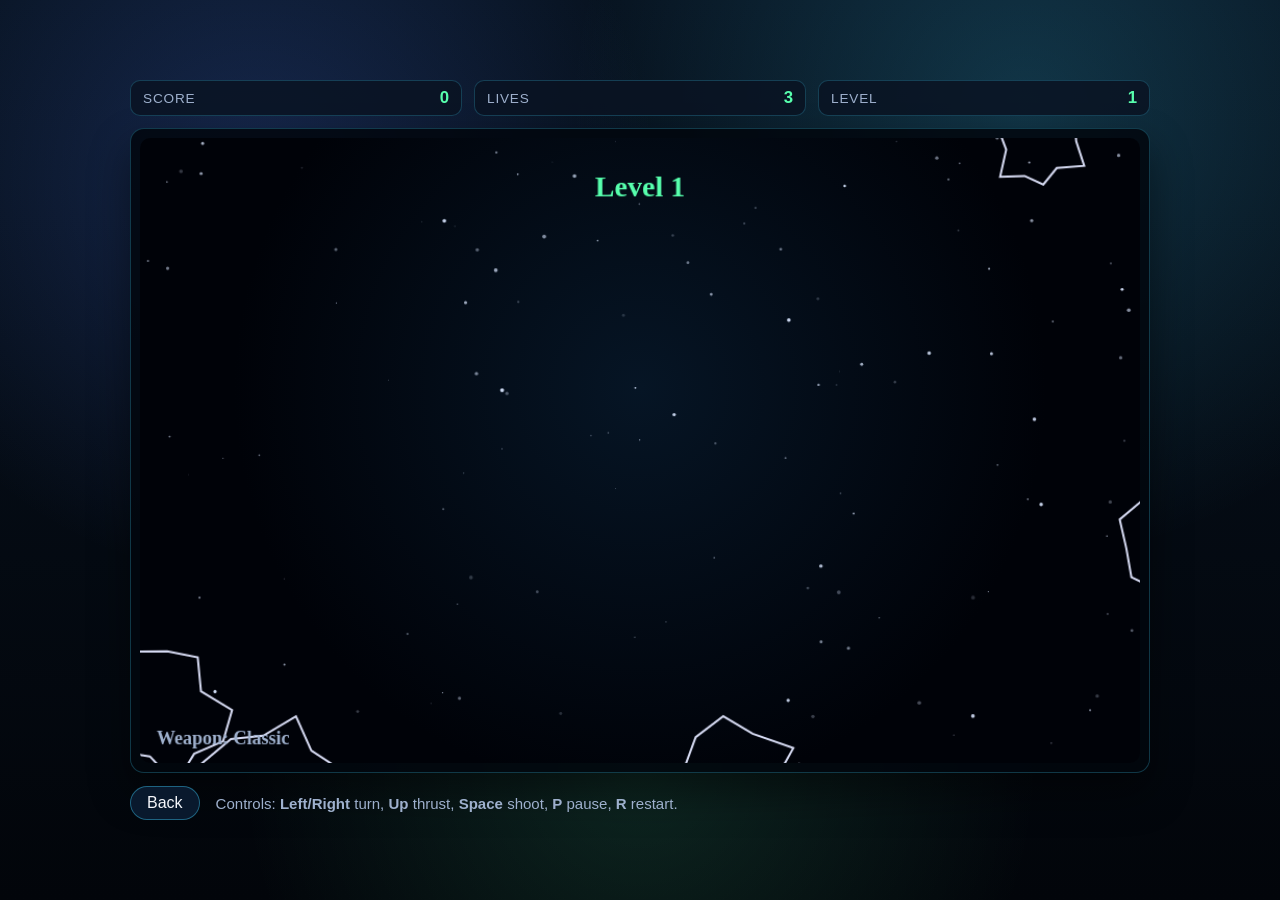
<file: javascript-games/asteroids/index.html>
<!DOCTYPE html>
<html lang="en">
  <head>
    <meta charset="UTF-8" />
    <meta name="viewport" content="width=device-width, initial-scale=1.0" />
    <title>Asteroids | Kurtis Mason</title>
    <meta
      name="description"
      content="A classic Asteroids arcade game made with JavaScript and HTML5 canvas."
    />
    <meta name="author" content="Kurtis Mason" />
    <link rel="stylesheet" href="styles.css" />
  </head>
  <body>
    <main class="game-shell">
      <header class="hud-bar">
        <div class="hud-group">
          <span class="hud-label">Score</span>
          <span id="score" class="hud-value">0</span>
        </div>
        <div class="hud-group">
          <span class="hud-label">Lives</span>
          <span id="lives" class="hud-value">3</span>
        </div>
        <div class="hud-group">
          <span class="hud-label">Level</span>
          <span id="level" class="hud-value">1</span>
        </div>
      </header>

      <section class="canvas-wrap">
        <canvas id="game" width="960" height="600">
          Your browser does not support the HTML5 canvas tag.
        </canvas>
      </section>

      <footer class="controls">
        <a href="../index.html" class="btn">Back</a>
        <p>
          Controls: <strong>Left/Right</strong> turn, <strong>Up</strong>
          thrust, <strong>Space</strong> shoot, <strong>P</strong> pause,
          <strong>R</strong> restart.
        </p>
      </footer>
    </main>

    <script src="game.js"></script>
  </body>
</html>
</file>
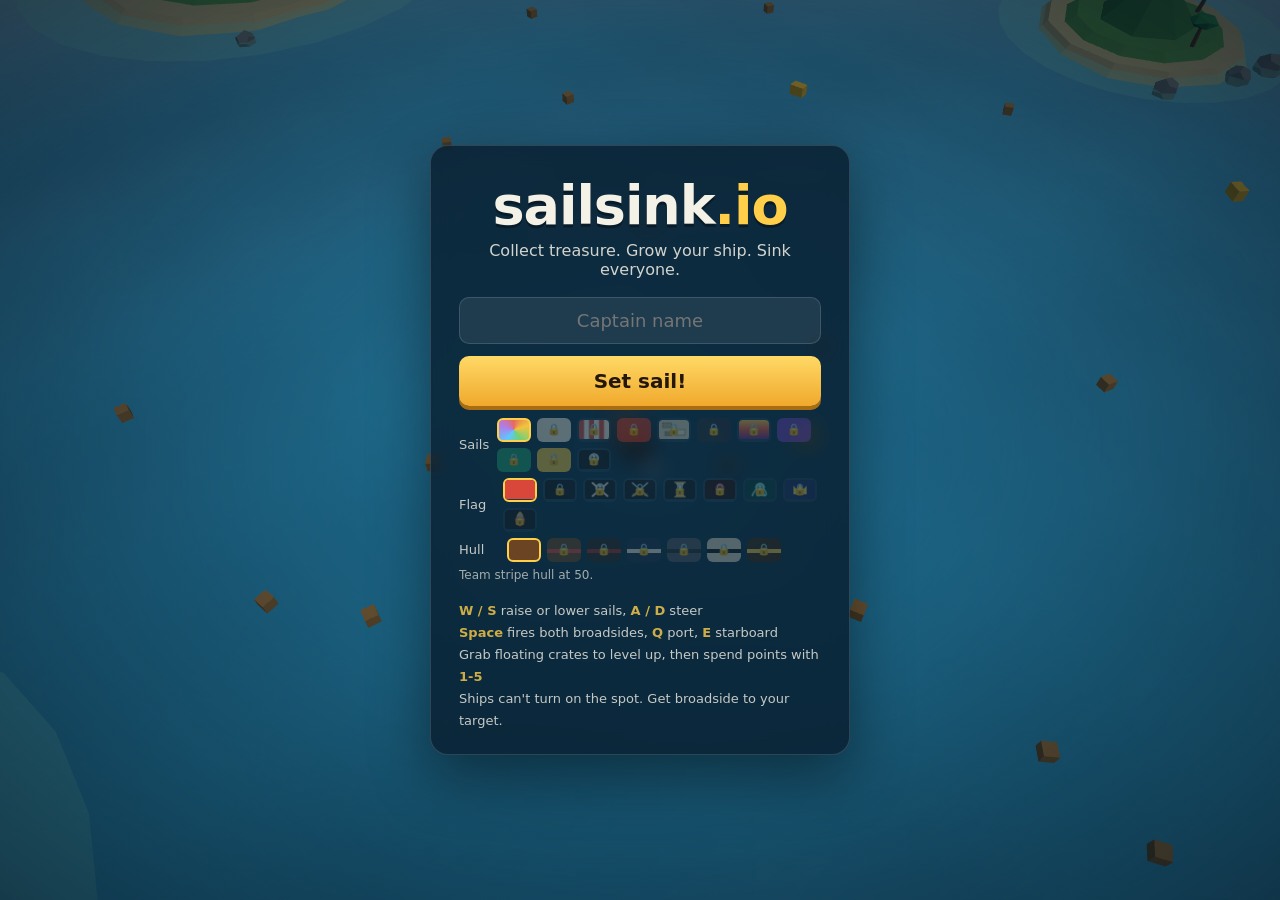
<file: javascript-games/sailsink/index.html>
<!doctype html>
<html lang="en">
  <head>
    <meta charset="UTF-8" />
    <meta name="viewport" content="width=device-width, initial-scale=1.0, viewport-fit=cover" />
    <meta name="theme-color" content="#0b3a52" />
    <title>sailsink.io</title>
    <script type="module" crossorigin src="./assets/index-BFZjpQet.js"></script>
    <link rel="stylesheet" crossorigin href="./assets/index-DtV2WeI7.css">
  </head>
  <body>
    <canvas id="game"></canvas>
    <div id="tags"></div>

    <div id="hud" class="hidden">
      <div id="leaderboard" class="panel">
        <h3>Leaderboard</h3>
        <ol id="lb-list"></ol>
        <div id="lb-count"></div>
        <div id="lb-room" class="hidden"></div>
        <div id="lb-bounty" class="hidden"></div>
        <div id="lb-nemesis" class="hidden"></div>
      </div>

      <div id="toasts"></div>

      <div id="bars">
        <div id="buffs"></div>
        <div class="cannons">
          <div class="cd"><span>Q</span><div class="track"><i id="cd-port"></i></div></div>
          <div class="cd"><div class="track"><i id="cd-star"></i></div><span>E</span></div>
        </div>
        <div class="bar hp"><i id="hp-fill"></i><b id="hp-text"></b></div>
        <div class="bar xp"><i id="xp-fill"></i><b id="xp-text"></b></div>
        <div id="sail-row">Sails <div class="track"><i id="sail-fill"></i></div></div>
      </div>

      <div id="upgrades" class="panel">
        <h3 id="upgrades-toggle">Upgrades <span id="points"></span></h3>
        <div id="upgrade-rows"></div>
      </div>

      <div id="class-pick" class="panel hidden">
        <h3>Choose your ship</h3>
        <div id="class-options"></div>
      </div>
      <div id="edge-warn" class="hidden">Thick fog ahead. Turn back to open sea!</div>

      <canvas id="minimap" width="168" height="168"></canvas>
      <div id="help">W/S sails &middot; A/D steer &middot; Space fire both sides &middot; Q/E port/starboard &middot; click fires toward cursor &middot; 1-5 upgrade &middot; M mute</div>

      <div id="touch-ui">
        <div id="stick"><div id="stick-knob"></div></div>
        <button id="fire-btn">Fire</button>
      </div>
    </div>

    <div id="menu" class="overlay">
      <div class="card">
        <h1>sailsink<span>.io</span></h1>
        <p class="tag">Collect treasure. Grow your ship. Sink everyone.</p>
        <input id="name" maxlength="16" placeholder="Captain name" autocomplete="off" spellcheck="false" />
        <button id="play" disabled>Connecting&hellip;</button>
        <div id="looks">
          <div class="look-row"><span>Sails</span><div id="sail-picks"></div></div>
          <div class="look-row"><span>Flag</span><div id="flag-picks"></div></div>
          <div class="look-row"><span>Hull</span><div id="hull-picks"></div></div>
          <p id="looks-best"></p>
        </div>
        <div id="friends">
          <div id="friends-public">
            <p class="friends-label">Play with friends</p>
            <div class="friends-row">
              <button id="create-room" class="secondary">Create private room</button>
              <input id="code" maxlength="4" placeholder="CODE" autocomplete="off" spellcheck="false" />
              <button id="join-room" class="secondary">Join</button>
            </div>
          </div>
          <div id="friends-private" class="hidden">
            <p class="friends-label">Private room <b id="room-code"></b></p>
            <div class="friends-row">
              <button id="copy-link" class="secondary">Copy invite link</button>
              <button id="leave-room" class="secondary">Back to public seas</button>
            </div>
          </div>
        </div>
        <ul class="tips">
          <li class="kbd-only"><b>W / S</b> raise or lower sails, <b>A / D</b> steer</li>
          <li class="kbd-only"><b>Space</b> fires both broadsides, <b>Q</b> port, <b>E</b> starboard</li>
          <li class="kbd-only">Grab floating crates to level up, then spend points with <b>1-5</b></li>
          <li class="touch-only">Point the <b>stick</b> where to sail; push further for more sail</li>
          <li class="touch-only"><b>Fire</b> shoots both sides, or tap the sea to fire that side</li>
          <li class="touch-only">Grab floating crates to level up, then tap <b>Upgrades</b></li>
          <li>Ships can't turn on the spot. Get broadside to your target.</li>
        </ul>
      </div>
    </div>

    <div id="dead" class="overlay hidden">
      <div class="card">
        <h2>Ye be sunk!</h2>
        <p id="dead-by"></p>
        <div id="dead-stats"></div>
        <p id="dead-best"></p>
        <p id="dead-unlock" class="hidden"></p>
        <div id="dead-next" class="hidden"><p></p><div class="track"><i></i></div></div>
        <button id="again">Sail again</button>
        <button id="to-menu" class="secondary">Change your ship's look</button>
        <p class="dead-hint kbd-only">or press Enter</p>
      </div>
    </div>

    <div id="conn" class="overlay hidden">
      <div class="card">
        <h2 id="conn-title">Connection lost</h2>
        <p id="conn-text">The server went away.</p>
        <button onclick="location.reload()">Reconnect</button>
        <button id="conn-public" class="secondary hidden">Go to public seas</button>
      </div>
    </div>

  </body>
</html>
</file>
<file: javascript-games/asteroids/styles.css>
:root {
  --bg-top: #07121f;
  --bg-bottom: #02050a;
  --panel: rgba(10, 19, 35, 0.85);
  --ink: #f5f7fb;
  --muted: #9eb0cd;
  --accent: #3fd4ff;
  --accent-2: #57ffad;
}

* {
  box-sizing: border-box;
}

body {
  margin: 0;
  min-height: 100vh;
  display: grid;
  place-items: center;
  padding: 1rem;
  font-family: "Trebuchet MS", "Segoe UI", sans-serif;
  color: var(--ink);
  background:
    radial-gradient(circle at 20% 20%, rgba(79, 124, 255, 0.22), transparent 32%),
    radial-gradient(circle at 80% 12%, rgba(63, 212, 255, 0.19), transparent 35%),
    radial-gradient(circle at 50% 85%, rgba(87, 255, 173, 0.13), transparent 40%),
    linear-gradient(180deg, var(--bg-top), var(--bg-bottom));
}

.game-shell {
  width: min(100%, 1020px);
}

.hud-bar {
  display: grid;
  grid-template-columns: repeat(3, minmax(0, 1fr));
  gap: 0.75rem;
  margin-bottom: 0.75rem;
}

.hud-group {
  background: var(--panel);
  border: 1px solid rgba(63, 212, 255, 0.22);
  border-radius: 10px;
  padding: 0.45rem 0.75rem;
  display: flex;
  justify-content: space-between;
  align-items: baseline;
}

.hud-label {
  font-size: 0.85rem;
  letter-spacing: 0.06em;
  text-transform: uppercase;
  color: var(--muted);
}

.hud-value {
  font-size: 1.05rem;
  color: var(--accent-2);
  font-weight: 700;
}

.canvas-wrap {
  background: rgba(2, 7, 13, 0.85);
  border: 1px solid rgba(63, 212, 255, 0.24);
  border-radius: 14px;
  padding: 0.55rem;
  box-shadow: 0 20px 40px rgba(0, 0, 0, 0.45);
}

canvas {
  display: block;
  width: 100%;
  height: auto;
  border-radius: 10px;
  background: radial-gradient(circle at 50% 40%, #061525, #000208 65%);
}

.controls {
  margin-top: 0.8rem;
  display: flex;
  align-items: center;
  gap: 1rem;
  flex-wrap: wrap;
  color: var(--muted);
}

.controls p {
  margin: 0;
  font-size: 0.94rem;
}

.btn {
  color: var(--ink);
  text-decoration: none;
  border: 1px solid rgba(63, 212, 255, 0.4);
  border-radius: 999px;
  padding: 0.45rem 1rem;
  background: rgba(13, 32, 58, 0.75);
  transition: transform 0.15s ease, border-color 0.15s ease;
}

.btn:hover {
  transform: translateY(-1px);
  border-color: var(--accent);
}

@media (max-width: 760px) {
  .hud-label {
    font-size: 0.75rem;
  }

  .hud-value {
    font-size: 0.95rem;
  }

  .controls {
    font-size: 0.9rem;
  }
}
</file>
<file: javascript-games/sailsink/assets/index-DtV2WeI7.css>
:root{--ink: #f4f1e6;--panel: rgba(8, 28, 44, .62);--panel-border: rgba(255, 255, 255, .14);--gold: #ffcf4a;--hp: #4fd37a;--xp: #5cc8ff;font-family:Trebuchet MS,Segoe UI,system-ui,sans-serif;color:var(--ink)}*{box-sizing:border-box}html,body{margin:0;height:100%;overflow:hidden;background:#0b3a52}canvas#game{position:fixed;top:0;right:0;bottom:0;left:0;width:100%;height:100%;display:block}.hidden{display:none!important}.panel{background:var(--panel);border:1px solid var(--panel-border);border-radius:12px;-webkit-backdrop-filter:blur(6px);backdrop-filter:blur(6px);padding:10px 12px}.panel h3{margin:0 0 6px;font-size:12px;letter-spacing:.12em;text-transform:uppercase;opacity:.8}.overlay{position:fixed;top:0;right:0;bottom:0;left:0;display:flex;align-items:center;justify-content:center;background:radial-gradient(ellipse at center,#061e3040,#04121ebf);z-index:20}.card{width:min(420px,92vw);padding:28px 28px 22px;text-align:center;background:#081c2cc7;border:1px solid var(--panel-border);border-radius:18px;-webkit-backdrop-filter:blur(10px);backdrop-filter:blur(10px);box-shadow:0 20px 60px #00000073}.card h1{margin:0;font-size:54px;letter-spacing:-.02em;text-shadow:0 3px 0 rgba(0,0,0,.35)}.card h1 span{color:var(--gold)}.card h2{margin:0 0 8px;font-size:34px;color:var(--gold)}.card .tag{margin:4px 0 18px;opacity:.85}.card input{width:100%;padding:12px 14px;font:inherit;font-size:18px;text-align:center;color:var(--ink);background:#ffffff14;border:1px solid var(--panel-border);border-radius:10px;outline:none;margin-bottom:12px}.card input:focus{border-color:var(--gold)}.card button{width:100%;padding:13px;font:inherit;font-size:20px;font-weight:700;cursor:pointer;color:#23160a;background:linear-gradient(#ffd966,#f0a92c);border:0;border-radius:10px;box-shadow:0 4px #a86d12;transition:transform .06s,box-shadow .06s}.card button:hover:not(:disabled){filter:brightness(1.06)}.card button:active:not(:disabled){transform:translateY(3px);box-shadow:0 1px #a86d12}.card button:disabled{opacity:.55;cursor:default}.card button.secondary{padding:9px 10px;font-size:14px;color:var(--ink);background:#ffffff1a;border:1px solid var(--panel-border);box-shadow:none}.card button.secondary:active:not(:disabled){transform:translateY(1px);box-shadow:none}#conn-public{margin-top:10px}#friends{margin-top:14px;padding-top:12px;border-top:1px solid var(--panel-border)}.friends-label{margin:0 0 8px;font-size:13px;opacity:.85}.friends-label b{color:var(--gold);font-size:18px;letter-spacing:.12em;margin-left:4px}.friends-row{display:flex;gap:8px}.friends-row button{flex:1}.card .friends-row input{width:5.2em;flex:none;margin:0;padding:8px 6px;font-size:15px;text-transform:uppercase;letter-spacing:.12em}.card .friends-row #join-room{flex:none;width:auto;padding:9px 14px}.tips{margin:18px 0 0;padding:0;list-style:none;font-size:13px;line-height:1.7;opacity:.8;text-align:left}.tips b{color:var(--gold)}#leaderboard{position:fixed;top:14px;right:14px;width:220px}#lb-list{margin:0;padding-left:20px;font-size:14px;line-height:1.55}#lb-list li{white-space:nowrap;overflow:hidden;text-overflow:ellipsis}#lb-list li span{float:right;margin-left:8px;color:var(--gold);font-variant-numeric:tabular-nums}#lb-list li.me{color:var(--gold);font-weight:700}#lb-list li.lb-you{display:none;margin-top:3px;padding-top:3px;border-top:1px dashed rgba(255,255,255,.22)}#lb-count{margin-top:6px;font-size:11px;opacity:.6}#lb-room{margin-top:2px;font-size:11px;color:var(--gold);letter-spacing:.06em}#lb-bounty{margin-top:6px;padding-top:5px;border-top:1px solid var(--panel-border);font-size:12px;font-weight:700;color:var(--gold);white-space:nowrap;overflow:hidden;text-overflow:ellipsis}#lb-bounty:before{content:"☠️ "}#lb-bounty.me{color:#ff7b7b}#dead-stats{display:grid;grid-template-columns:repeat(5,auto);gap:6px 16px;justify-content:center;margin:14px 0 10px}#dead-stats div{display:flex;flex-direction:column;align-items:center}#dead-stats b{font-size:22px;color:var(--gold);font-variant-numeric:tabular-nums}#dead-stats span{font-size:11px;opacity:.7;text-transform:uppercase;letter-spacing:.05em}#dead-best{margin:0 0 14px;opacity:.8}#dead-best.new{opacity:1;color:var(--gold);font-weight:700;font-size:18px;animation:best-pop .6s ease}@keyframes best-pop{0%{transform:scale(.6);opacity:0}60%{transform:scale(1.15);opacity:1}to{transform:none}}.dead-hint{margin:8px 0 0;font-size:12px;opacity:.55}@media(max-width:520px){#dead-stats{grid-template-columns:repeat(3,auto)}}#toasts{position:fixed;top:16%;left:50%;transform:translate(-50%);display:flex;flex-direction:column;align-items:center;gap:6px;pointer-events:none}.toast{padding:8px 16px;border-radius:999px;background:#081c2cc7;border:1px solid var(--panel-border);font-weight:700;animation:toast 3.2s ease forwards}.toast.good{color:var(--gold)}.toast.bad{color:#ff7b7b}@keyframes toast{0%{opacity:0;transform:translateY(8px)}8%{opacity:1;transform:none}80%{opacity:1}to{opacity:0;transform:translateY(-8px)}}#bars{position:fixed;bottom:18px;left:50%;transform:translate(-50%);width:min(460px,56vw);display:flex;flex-direction:column;gap:6px}.bar{position:relative;height:22px;border-radius:999px;overflow:hidden;background:#00000073;border:1px solid var(--panel-border)}.bar i{position:absolute;inset:0 auto 0 0;width:100%;transition:width .12s linear}.bar.hp i{background:linear-gradient(#6df09a,var(--hp))}.bar.xp{height:16px}.bar.xp i{background:linear-gradient(#8ddcff,var(--xp))}.bar b{position:absolute;top:0;right:0;bottom:0;left:0;display:flex;align-items:center;justify-content:center;font-size:12px;text-shadow:0 1px 2px #000}.cannons{display:flex;justify-content:space-between;gap:18px}.cd{flex:1;display:flex;align-items:center;gap:6px;font-size:12px;font-weight:700}.cd:last-child{flex-direction:row}.track{position:relative;flex:1;height:6px;border-radius:99px;background:#00000073;overflow:hidden}.track i{position:absolute;inset:0 auto 0 0;background:var(--gold);width:100%}#sail-row{display:flex;align-items:center;gap:8px;font-size:11px;opacity:.85}#upgrades{position:fixed;left:14px;bottom:14px;width:244px}#points{float:right;color:var(--gold)}.up-row{display:flex;align-items:center;gap:8px;font-size:13px;padding:3px 0}.up-row .key{width:18px;height:18px;border-radius:5px;background:#ffffff24;text-align:center;font-size:11px;line-height:18px}.up-row .nm{flex:1;white-space:nowrap}.pips{display:flex;gap:3px}.pips i{width:9px;height:9px;border-radius:2px;background:#ffffff29}.pips i.on{background:var(--gold)}.up-row button{width:22px;height:22px;border-radius:6px;border:0;font-weight:800;cursor:pointer;color:#23160a;background:var(--gold)}.up-row button:disabled{opacity:.25;cursor:default}#upgrades.has-points{box-shadow:0 0 0 2px var(--gold),0 0 24px #ffcf4a59}#minimap{position:fixed;right:14px;bottom:14px;width:168px;height:168px;border-radius:12px;background:#081c2c8c;border:1px solid var(--panel-border)}#help{position:fixed;left:50%;top:10px;transform:translate(-50%);font-size:12px;opacity:.55;white-space:nowrap}#tags{position:fixed;top:0;right:0;bottom:0;left:0;pointer-events:none;overflow:hidden}.tag3d{position:absolute;left:0;top:0;text-align:center;font-size:12px;font-weight:700;text-shadow:0 1px 3px #000,0 0 6px rgba(0,0,0,.6);white-space:nowrap;will-change:transform}.tag3d .hpbar{width:54px;height:5px;margin:2px auto 0;border-radius:99px;background:#0000008c;overflow:hidden}.tag3d .hpbar i{display:block;height:100%;background:var(--hp)}.tag3d.me .nm{color:var(--gold)}.tag3d.leader .nm:before{content:"👑 "}.tag3d .lv{opacity:.75;font-weight:400;margin-left:4px}.floater{position:absolute;left:0;top:0;font-size:16px;font-weight:800;color:var(--gold);text-shadow:0 1px 3px #000,0 0 6px rgba(0,0,0,.6);white-space:nowrap;will-change:transform,opacity}.floater.big{font-size:26px;color:#ffe27a}@media(max-width:760px){#help,#leaderboard{display:none}#upgrades{width:200px}#minimap{width:120px;height:120px}}.card{margin:auto}.overlay{overflow-y:auto;padding:12px}@media(max-height:500px){.card{padding:16px 20px 14px}.card h1{font-size:36px}.card .tag{margin-bottom:10px}.card input{margin-bottom:8px;padding:9px 12px}.card button{padding:10px;font-size:18px}.tips{margin-top:10px;line-height:1.5}}#touch-ui,.touch-only,html.touch .kbd-only,html.touch #help{display:none}html.touch .touch-only{display:list-item}html.touch #touch-ui{display:block}html.touch{--safe-t: env(safe-area-inset-top, 0px);--safe-r: env(safe-area-inset-right, 0px);--safe-b: env(safe-area-inset-bottom, 0px);--safe-l: env(safe-area-inset-left, 0px);-webkit-user-select:none;user-select:none;-webkit-touch-callout:none;-webkit-tap-highlight-color:transparent}html.touch input{-webkit-user-select:text;user-select:text}html.touch canvas#game,#touch-ui,#upgrades{touch-action:none}#stick{position:fixed;left:calc(20px + var(--safe-l, 0px));bottom:calc(22px + var(--safe-b, 0px));width:124px;height:124px;border-radius:50%;background:radial-gradient(circle,#081c2c40,#081c2c8c);border:2px solid rgba(255,255,255,.22)}#stick.active{border-color:#ffcf4a99}#stick-knob{position:absolute;left:50%;top:50%;width:54px;height:54px;margin:-27px 0 0 -27px;border-radius:50%;background:#f4f1e6d9;box-shadow:0 3px 10px #0006;pointer-events:none}#stick.active #stick-knob{background:var(--gold)}#fire-btn{position:fixed;right:calc(22px + var(--safe-r, 0px));bottom:calc(38px + var(--safe-b, 0px));width:92px;height:92px;border-radius:50%;border:0;padding:0;font:inherit;font-size:17px;font-weight:800;letter-spacing:.04em;text-transform:uppercase;color:#23160a;background:radial-gradient(circle at 50% 35%,#ffe08a,#f0a92c);box-shadow:0 5px #a86d12,0 8px 20px #00000059}#fire-btn.active{transform:translateY(4px);box-shadow:0 1px #a86d12,0 4px 10px #00000059}html.touch #upgrades{bottom:auto;width:250px}html.touch #upgrades-toggle{margin:0;cursor:pointer;font-size:10px;letter-spacing:.1em}html.touch #upgrades-toggle:after{content:" ▾"}html.touch #upgrades:not(.collapsed) #upgrades-toggle{margin-bottom:6px}html.touch #upgrades.collapsed{width:auto;padding:5px 10px;border-radius:999px}html.touch #upgrades.collapsed #upgrades-toggle:after{content:" ▸"}html.touch #upgrades.collapsed #upgrade-rows{display:none}html.touch #upgrades.collapsed #points{float:none;margin-left:4px}html.touch .up-row{padding:4px 0}html.touch .up-row .key{display:none}html.touch .up-row button{width:32px;height:32px;font-size:16px}html.touch #minimap{bottom:auto;width:100px;height:100px}@media(orientation:portrait){html.touch #bars{top:calc(10px + var(--safe-t, 0px));bottom:auto;transform:none;left:calc(12px + var(--safe-l, 0px));right:calc(124px + var(--safe-r, 0px));width:auto}html.touch #minimap{top:calc(10px + var(--safe-t, 0px));right:calc(12px + var(--safe-r, 0px))}html.touch #upgrades{top:calc(118px + var(--safe-t, 0px));left:calc(12px + var(--safe-l, 0px))}html.touch #leaderboard{display:none}}@media(orientation:landscape){html.touch #minimap{top:calc(10px + var(--safe-t, 0px));left:calc(12px + var(--safe-l, 0px));right:auto;width:80px;height:80px}html.touch #upgrades{top:calc(10px + var(--safe-t, 0px));left:calc(104px + var(--safe-l, 0px))}html.touch .up-row{padding:2px 0}html.touch .up-row button{width:28px;height:28px}html.touch #bars{bottom:calc(10px + var(--safe-b, 0px));width:min(300px,calc(100vw - 340px));gap:4px}html.touch .bar.hp{height:16px}html.touch .bar.xp{height:12px}html.touch .bar b,html.touch .cd,html.touch #sail-row{font-size:10px}html.touch .track{height:4px}html.touch #leaderboard{display:block;top:calc(10px + var(--safe-t, 0px));right:calc(12px + var(--safe-r, 0px));width:150px;padding:6px 9px}html.touch #leaderboard h3{font-size:10px;margin-bottom:3px}html.touch #lb-list{font-size:11px;line-height:1.4;padding-left:18px}html.touch #lb-list li:nth-child(n+4):not(.lb-you){display:none}html.touch #lb-list li.lb-you{display:list-item}html.touch #lb-count{margin-top:3px;font-size:10px}}#class-pick{position:fixed;left:50%;bottom:128px;transform:translate(-50%);text-align:center;border-color:#ffcf4a99;animation:class-in .35s ease}#class-pick h3{color:var(--gold);opacity:1}#class-options{display:flex;gap:8px}#class-options button{width:170px;padding:8px 10px;border-radius:10px;border:1px solid var(--panel-border);background:#ffffff14;color:var(--ink);font:inherit;cursor:pointer;display:flex;flex-direction:column;gap:2px}#class-options button:hover{background:#ffcf4a2e;border-color:var(--gold)}#class-options b{font-size:16px;color:var(--gold)}#class-options span{font-size:12px;opacity:.85}@keyframes class-in{0%{opacity:0;transform:translate(-50%,12px)}to{opacity:1;transform:translate(-50%)}}html.touch #class-pick{bottom:auto;top:calc(10px + var(--safe-t, 0px))}html.touch #class-options button{width:140px}#edge-warn{position:fixed;top:30%;left:50%;transform:translate(-50%);padding:8px 18px;border-radius:999px;background:#e4eef2d9;color:#23404f;font-weight:700;pointer-events:none;animation:warn 1.4s ease-in-out infinite}@keyframes warn{50%{opacity:.55}}.tag3d.npc .nm{color:#fff;font-size:14px}.tag3d.npc .nm:before{content:"⚓ "}.tag3d.npc .hpbar{width:110px;height:7px}#looks{margin-top:12px}.look-row{display:flex;align-items:center;gap:8px;margin-bottom:6px}.look-row>span{width:40px;font-size:13px;opacity:.8;text-align:left}.look-row>div{display:flex;gap:6px;flex-wrap:wrap}.card button.pick{width:34px;height:24px;padding:0;border-radius:6px;border:2px solid transparent;box-shadow:none;display:grid;place-items:center;overflow:hidden;position:relative;background:#ffffff14}.card button.pick canvas{width:30px;height:19px;display:block}.card button.pick.on{border-color:var(--gold)}.card button.pick.locked{opacity:.35;cursor:not-allowed}.card button.pick.locked:after{content:"🔒";position:absolute;font-size:11px}.card button.pick:disabled{opacity:.35}#looks-best{margin:2px 0 0;font-size:12px;opacity:.65;text-align:left}#dead-unlock{margin:0 0 12px;color:#9ff0b3;font-weight:700}#to-menu{margin-top:8px}#lb-nemesis{margin-top:4px;font-size:12px;font-weight:700;color:#ff8a6b;white-space:nowrap;overflow:hidden;text-overflow:ellipsis}#lb-nemesis:before{content:"⚔️ "}#buffs{display:flex;justify-content:center;gap:6px;min-height:0}#buffs span{padding:2px 9px;border-radius:999px;font-size:12px;font-weight:700;background:#081c2cc7;border:1px solid var(--buff, var(--panel-border));color:var(--buff, #fff)}.tag3d .badge{margin-left:4px;font-weight:700;color:#ffb35c}.tag3d.nemesis .nm{color:#ff8a6b}#dead-next{margin:0 auto 14px;max-width:320px}#dead-next p{margin:0 0 6px;font-size:13px;opacity:.9}#dead-next .track{height:8px}#dead-next .track i{transition:width .9s ease .3s}
</file>
